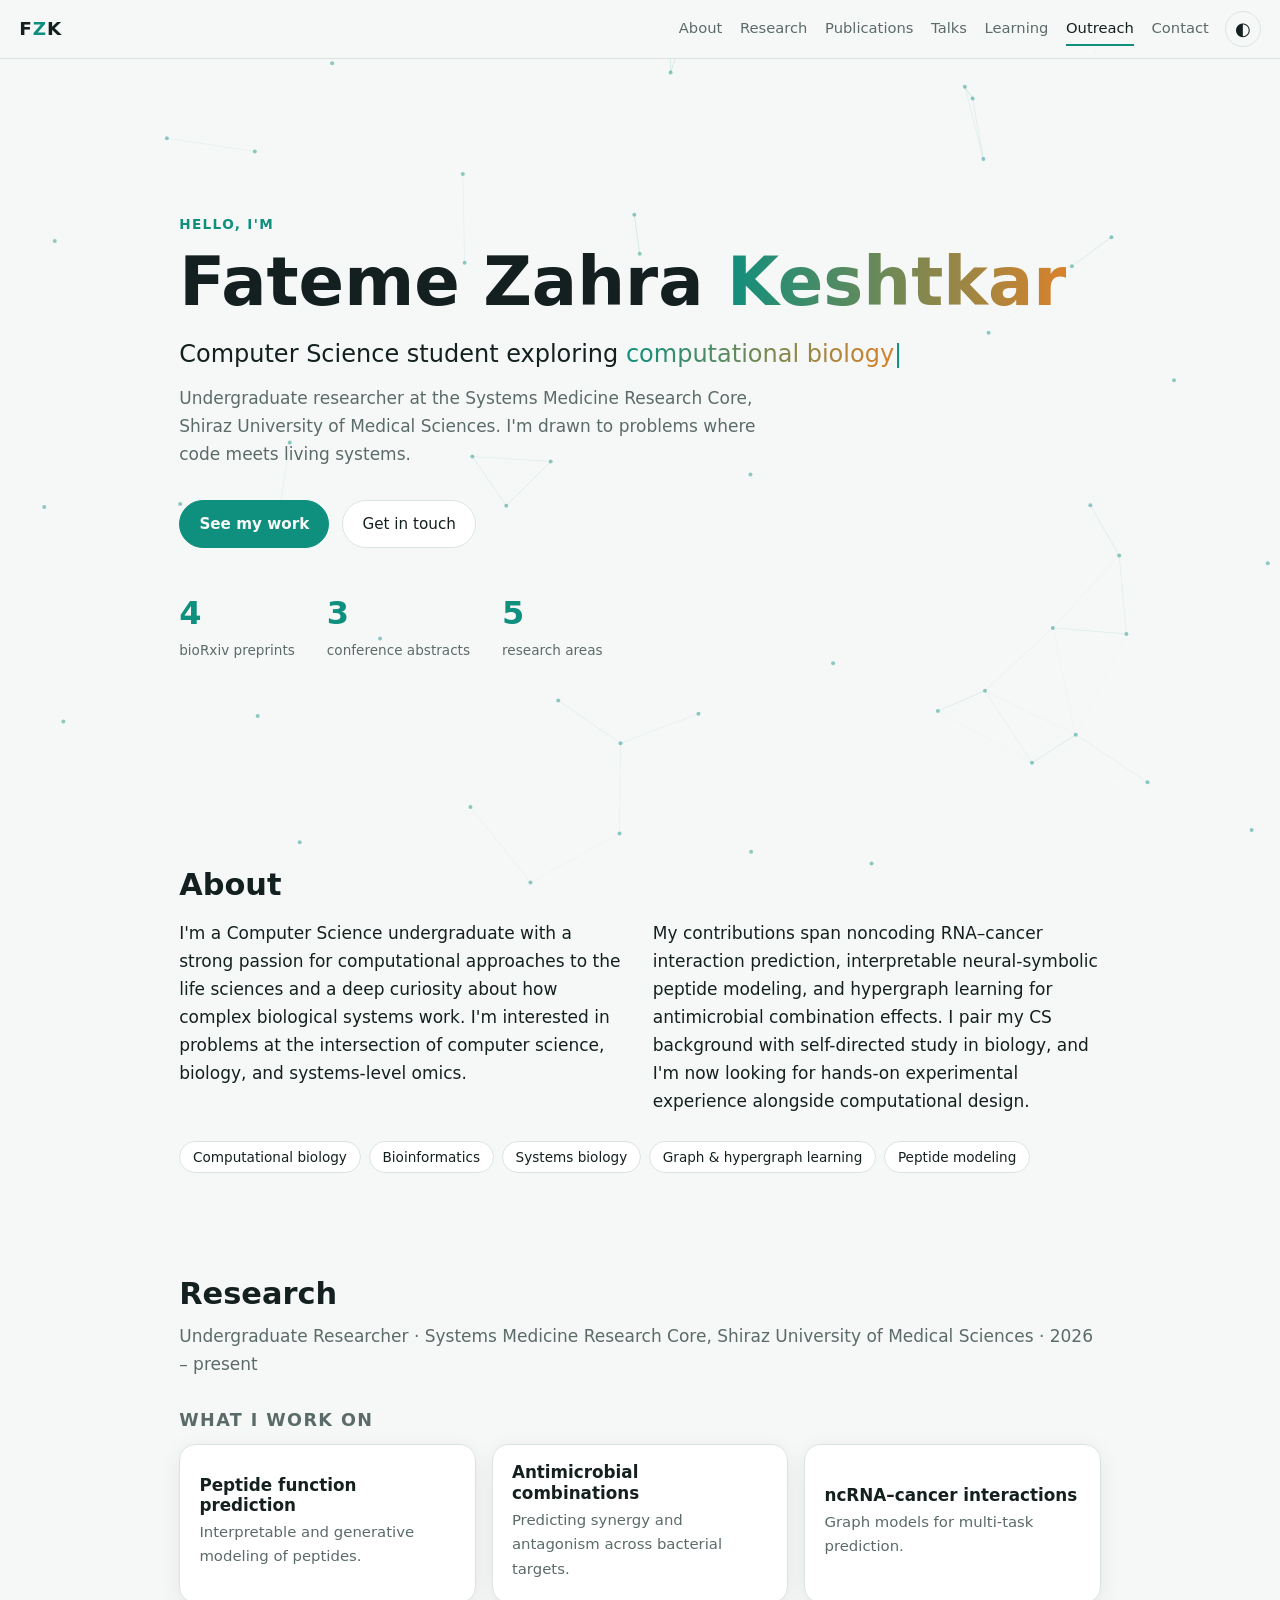
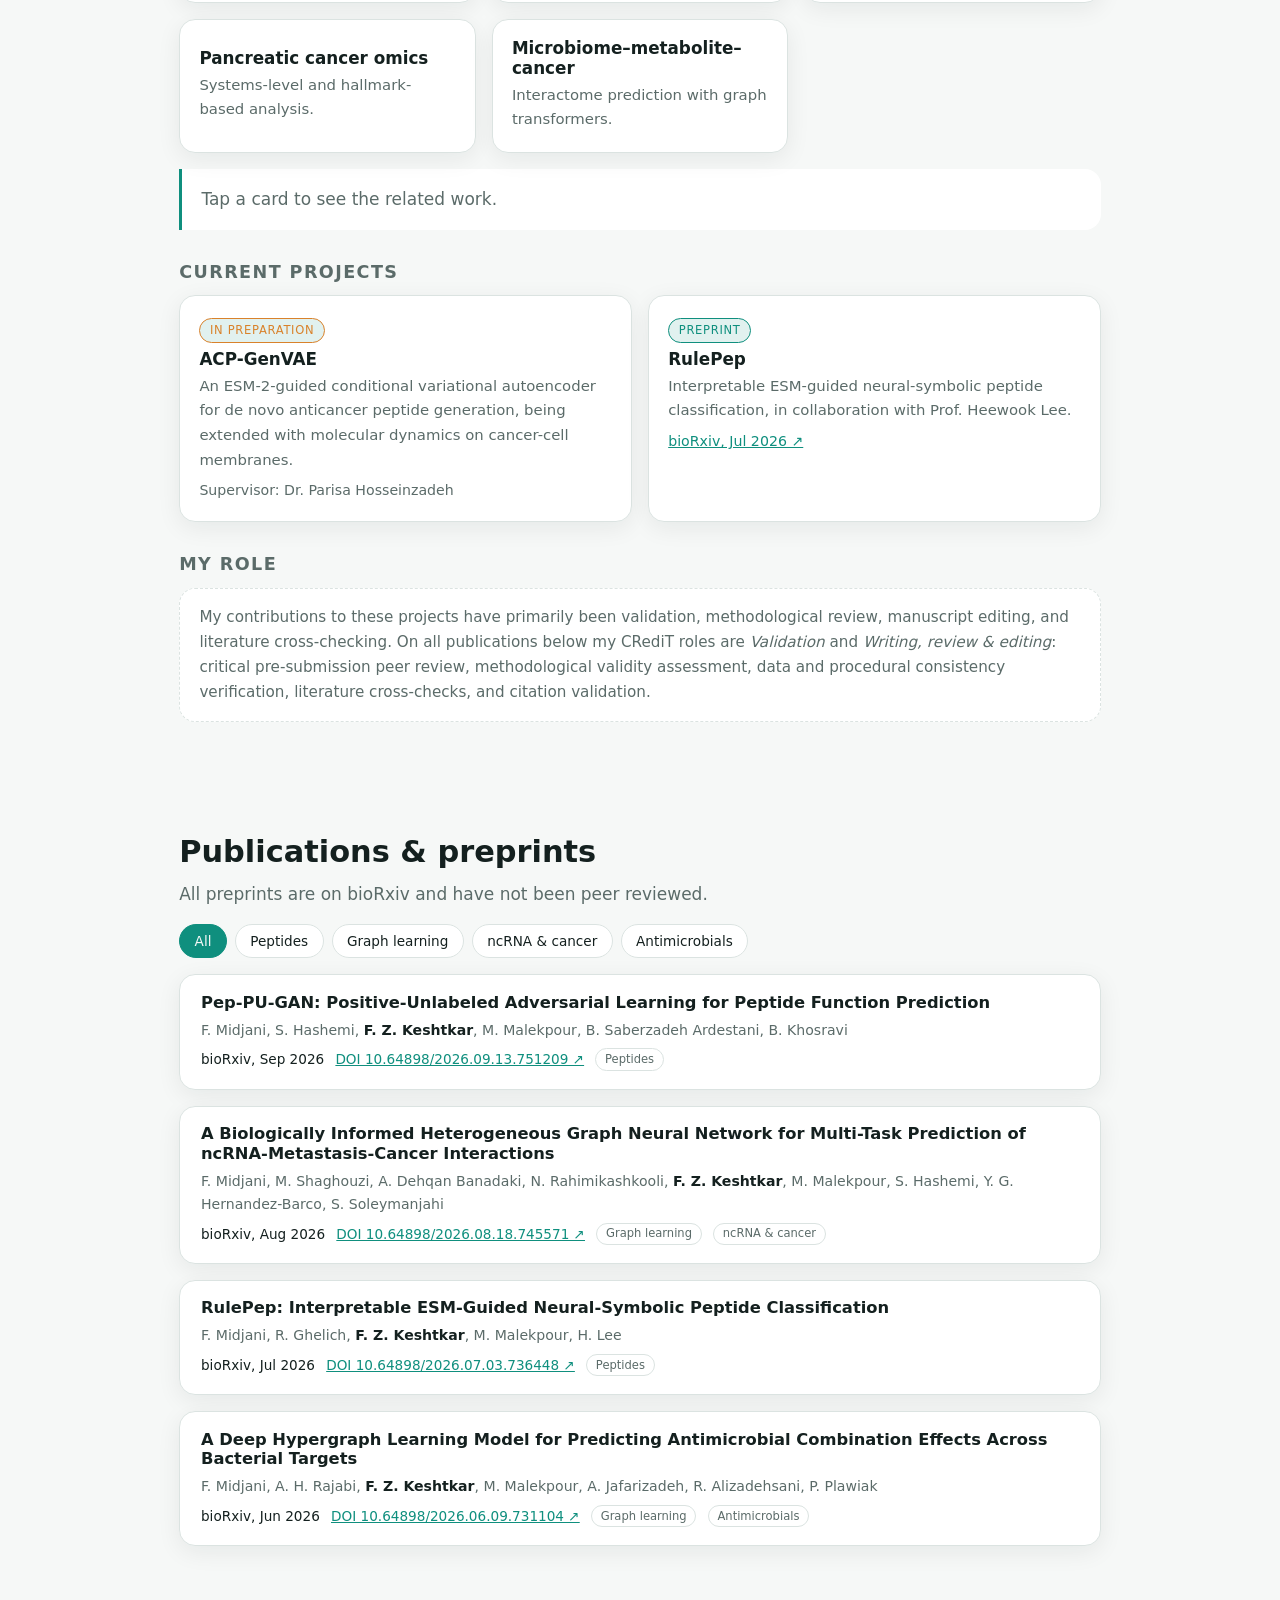
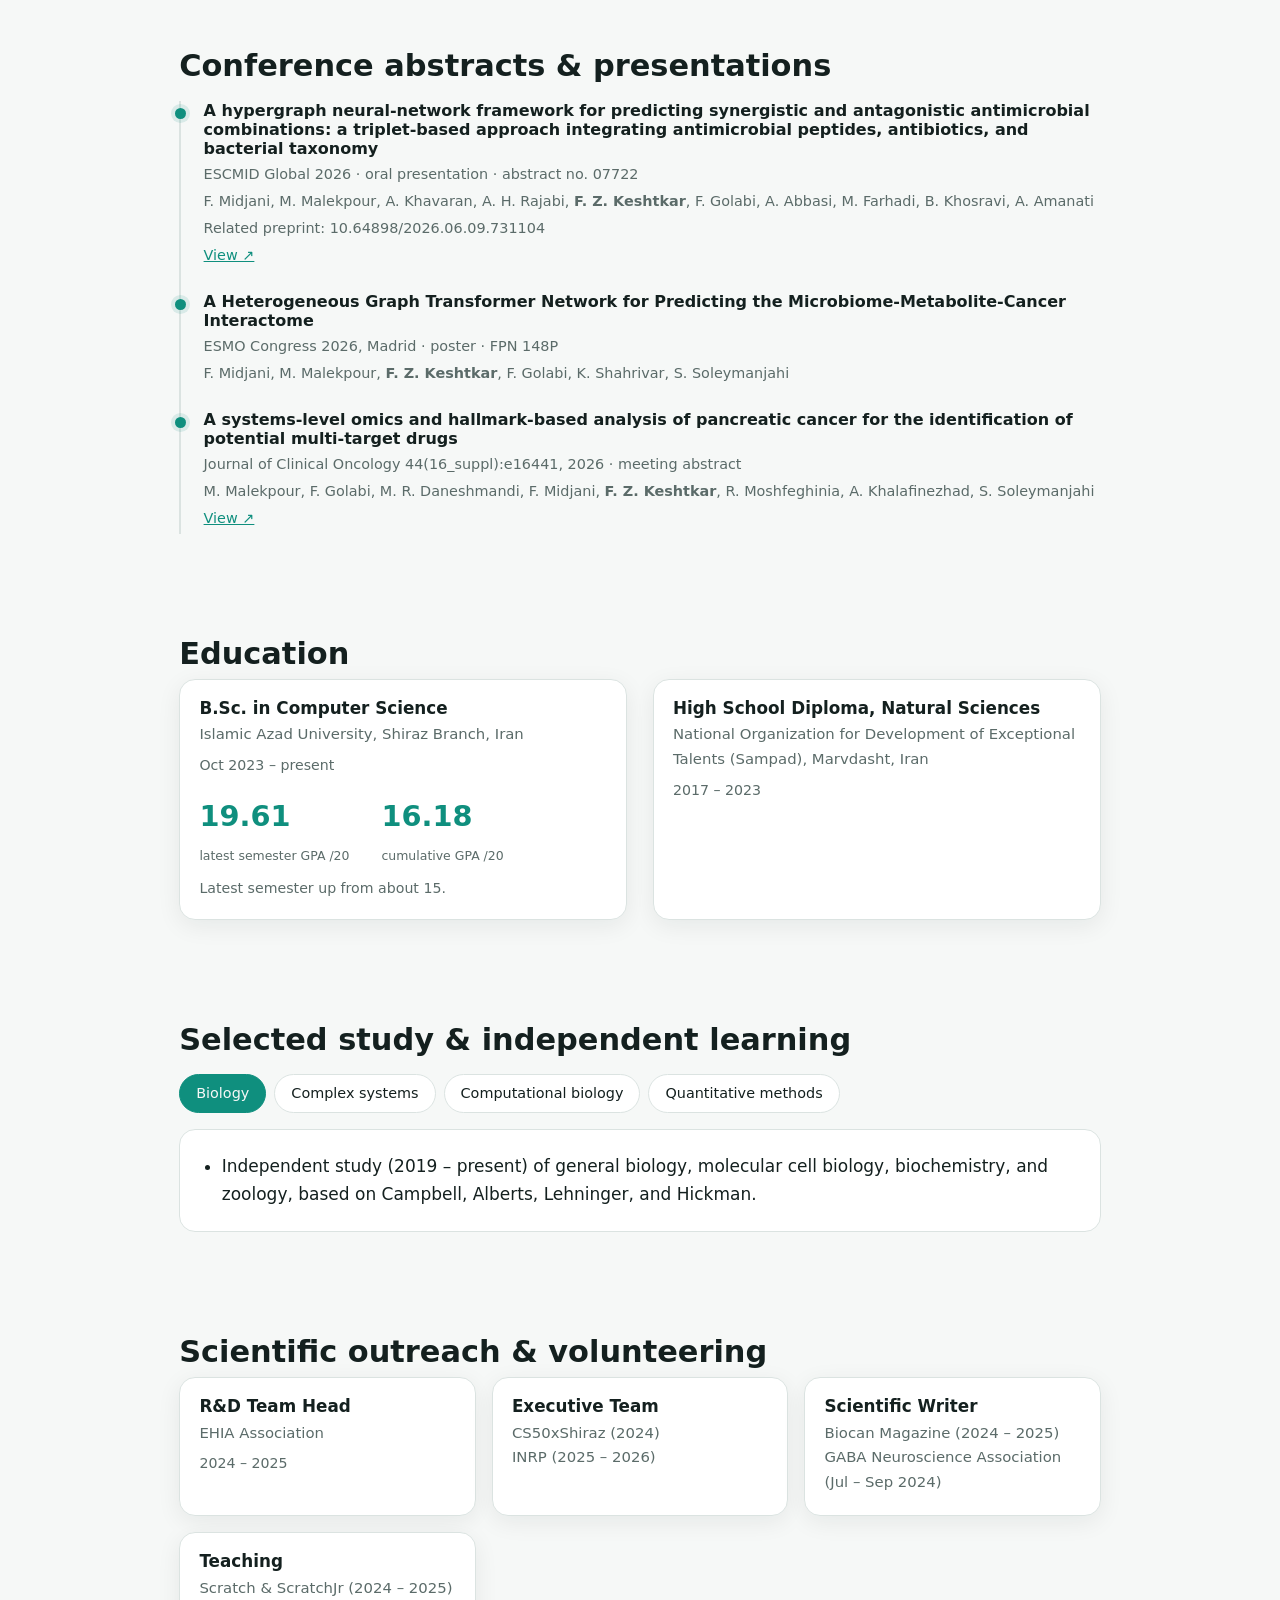
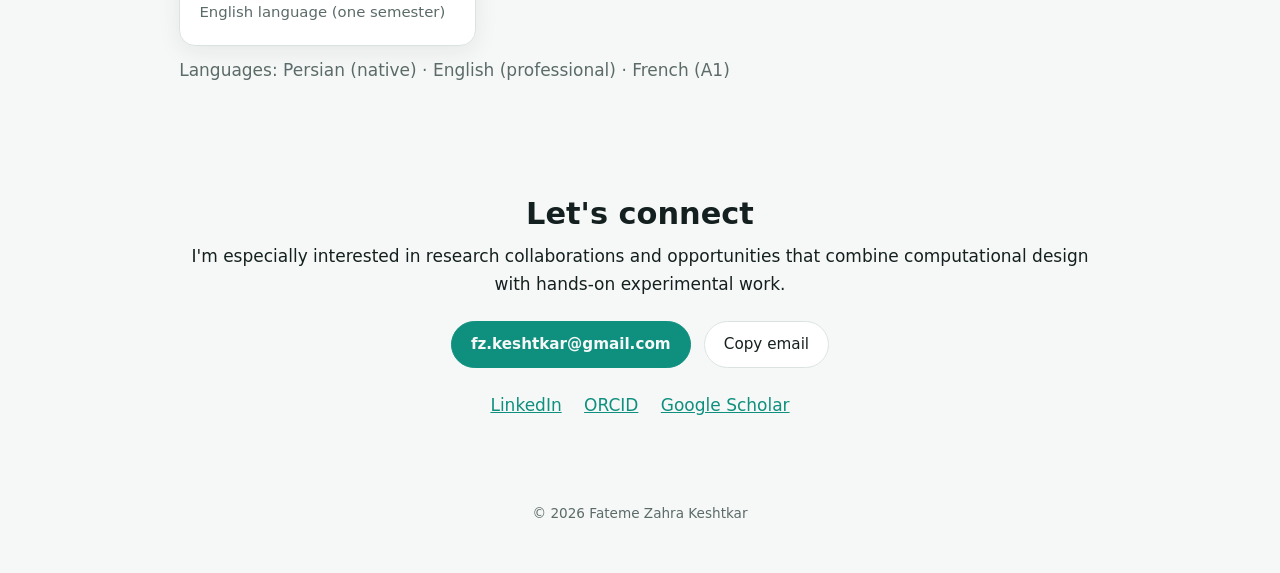
<file: index.html>
<!doctype html>
<html lang="en">
<head>
<meta charset="utf-8">
<meta name="viewport" content="width=device-width, initial-scale=1">
<title>Fateme Zahra Keshtkar · Computer Science & Computational Biology</title>
<meta name="description" content="Computer Science undergraduate researcher working at the intersection of computational biology, graph learning, and systems-level omics.">
<meta name="theme-color" content="#0f1b1e">
<link rel="stylesheet" href="style.css">
</head>
<body>
<canvas id="net" aria-hidden="true"></canvas>

<header class="nav">
  <a href="#top" class="brand">F<span>Z</span>K</a>
  <nav id="menu">
    <a href="#about">About</a>
    <a href="#research">Research</a>
    <a href="#publications">Publications</a>
    <a href="#talks">Talks</a>
    <a href="#learning">Learning</a>
    <a href="#outreach">Outreach</a>
    <a href="#contact">Contact</a>
  </nav>
  <button id="theme" class="icon-btn" aria-label="Toggle light/dark theme" title="Toggle theme">◐</button>
</header>

<main id="top">
  <!-- HERO -->
  <section class="hero">
    <p class="eyebrow">Hello, I'm</p>
    <h1>Fateme Zahra <span class="grad">Keshtkar</span></h1>
    <p class="lead">Computer Science student exploring <span id="typed" class="grad"></span><span class="caret">|</span></p>
    <p class="sub">Undergraduate researcher at the Systems Medicine Research Core, Shiraz University of Medical Sciences. I'm drawn to problems where code meets living systems.</p>
    <div class="cta">
      <a class="btn primary" href="#publications">See my work</a>
      <a class="btn" href="#contact">Get in touch</a>
    </div>
    <ul class="stats">
      <li><b data-count="4">0</b><span>bioRxiv preprints</span></li>
      <li><b data-count="3">0</b><span>conference abstracts</span></li>
      <li><b data-count="5">0</b><span>research areas</span></li>
    </ul>
  </section>

  <!-- ABOUT -->
  <section id="about" class="reveal">
    <h2>About</h2>
    <div class="grid two">
      <p>I'm a Computer Science undergraduate with a strong passion for computational approaches to the life sciences and a deep curiosity about how complex biological systems work. I'm interested in problems at the intersection of computer science, biology, and systems-level omics.</p>
      <p>My contributions span noncoding RNA–cancer interaction prediction, interpretable neural-symbolic peptide modeling, and hypergraph learning for antimicrobial combination effects. I pair my CS background with self-directed study in biology, and I'm now looking for hands-on experimental experience alongside computational design.</p>
    </div>
    <div class="chips">
      <span class="chip">Computational biology</span><span class="chip">Bioinformatics</span><span class="chip">Systems biology</span><span class="chip">Graph &amp; hypergraph learning</span><span class="chip">Peptide modeling</span>
    </div>
  </section>

  <!-- RESEARCH -->
  <section id="research" class="reveal">
    <h2>Research</h2>
    <p class="muted">Undergraduate Researcher · Systems Medicine Research Core, Shiraz University of Medical Sciences · 2026 – present</p>

    <h3>What I work on</h3>
    <div class="cards" id="areas">
      <button class="card flip" data-k="peptide"><h4>Peptide function prediction</h4><p>Interpretable and generative modeling of peptides.</p></button>
      <button class="card flip" data-k="amr"><h4>Antimicrobial combinations</h4><p>Predicting synergy and antagonism across bacterial targets.</p></button>
      <button class="card flip" data-k="ncrna"><h4>ncRNA–cancer interactions</h4><p>Graph models for multi-task prediction.</p></button>
      <button class="card flip" data-k="panc"><h4>Pancreatic cancer omics</h4><p>Systems-level and hallmark-based analysis.</p></button>
      <button class="card flip" data-k="micro"><h4>Microbiome–metabolite–cancer</h4><p>Interactome prediction with graph transformers.</p></button>
    </div>
    <div id="area-detail" class="detail" aria-live="polite">Tap a card to see the related work.</div>

    <h3>Current projects</h3>
    <div class="cards two-col">
      <article class="card static">
        <span class="badge">In preparation</span>
        <h4>ACP-GenVAE</h4>
        <p>An ESM-2-guided conditional variational autoencoder for de novo anticancer peptide generation, being extended with molecular dynamics on cancer-cell membranes.</p>
        <small>Supervisor: Dr. Parisa Hosseinzadeh</small>
      </article>
      <article class="card static">
        <span class="badge ok">Preprint</span>
        <h4>RulePep</h4>
        <p>Interpretable ESM-guided neural-symbolic peptide classification, in collaboration with Prof. Heewook Lee.</p>
        <small><a href="https://doi.org/10.64898/2026.07.03.736448" target="_blank" rel="noopener">bioRxiv, Jul 2026 ↗</a></small>
      </article>
    </div>

    <h3>My role</h3>
    <p class="note">My contributions to these projects have primarily been validation, methodological review, manuscript editing, and literature cross-checking. On all publications below my CRediT roles are <em>Validation</em> and <em>Writing, review &amp; editing</em>: critical pre-submission peer review, methodological validity assessment, data and procedural consistency verification, literature cross-checks, and citation validation.</p>
  </section>

  <!-- PUBLICATIONS -->
  <section id="publications" class="reveal">
    <h2>Publications &amp; preprints</h2>
    <p class="muted">All preprints are on bioRxiv and have not been peer reviewed.</p>
    <div class="filters" id="filters" role="group" aria-label="Filter publications"></div>
    <ol class="pubs" id="pubs"></ol>
  </section>

  <!-- TALKS -->
  <section id="talks" class="reveal">
    <h2>Conference abstracts &amp; presentations</h2>
    <div class="timeline" id="talklist"></div>
  </section>

  <!-- EDUCATION -->
  <section id="education" class="reveal">
    <h2>Education</h2>
    <div class="grid two">
      <article class="card static">
        <h4>B.Sc. in Computer Science</h4>
        <p>Islamic Azad University, Shiraz Branch, Iran</p>
        <small>Oct 2023 – present</small>
        <div class="gpa">
          <div><b>19.61</b><span>latest semester GPA /20</span></div>
          <div><b>16.18</b><span>cumulative GPA /20</span></div>
        </div>
        <small>Latest semester up from about 15.</small>
      </article>
      <article class="card static">
        <h4>High School Diploma, Natural Sciences</h4>
        <p>National Organization for Development of Exceptional Talents (Sampad), Marvdasht, Iran</p>
        <small>2017 – 2023</small>
      </article>
    </div>
  </section>

  <!-- LEARNING -->
  <section id="learning" class="reveal">
    <h2>Selected study &amp; independent learning</h2>
    <div class="tabs" role="tablist" id="tabs"></div>
    <div class="tabpanel" id="tabpanel" role="tabpanel"></div>
  </section>

  <!-- OUTREACH -->
  <section id="outreach" class="reveal">
    <h2>Scientific outreach &amp; volunteering</h2>
    <div class="cards">
      <article class="card static"><h4>R&amp;D Team Head</h4><p>EHIA Association</p><small>2024 – 2025</small></article>
      <article class="card static"><h4>Executive Team</h4><p>CS50xShiraz (2024)<br>INRP (2025 – 2026)</p></article>
      <article class="card static"><h4>Scientific Writer</h4><p>Biocan Magazine (2024 – 2025)<br>GABA Neuroscience Association (Jul – Sep 2024)</p></article>
      <article class="card static"><h4>Teaching</h4><p>Scratch &amp; ScratchJr (2024 – 2025)<br>English language (one semester)</p></article>
    </div>
    <p class="muted">Languages: Persian (native) · English (professional) · French (A1)</p>
  </section>

  <!-- CONTACT -->
  <section id="contact" class="reveal contact">
    <h2>Let's connect</h2>
    <p>I'm especially interested in research collaborations and opportunities that combine computational design with hands-on experimental work.</p>
    <div class="cta">
      <a class="btn primary" href="mailto:fz.keshtkar@gmail.com">fz.keshtkar@gmail.com</a>
      <button class="btn" id="copy">Copy email</button>
    </div>
    <div class="links">
      <!-- TODO: replace the three # links with your real profile URLs -->
      <a href="#" id="lnk-linkedin" target="_blank" rel="noopener">LinkedIn</a>
      <a href="#" id="lnk-orcid" target="_blank" rel="noopener">ORCID</a>
      <a href="#" id="lnk-scholar" target="_blank" rel="noopener">Google Scholar</a>
    </div>
  </section>
</main>

<footer>© <span id="yr"></span> Fateme Zahra Keshtkar</footer>
<script src="script.js"></script>
</body>
</html>
</file>
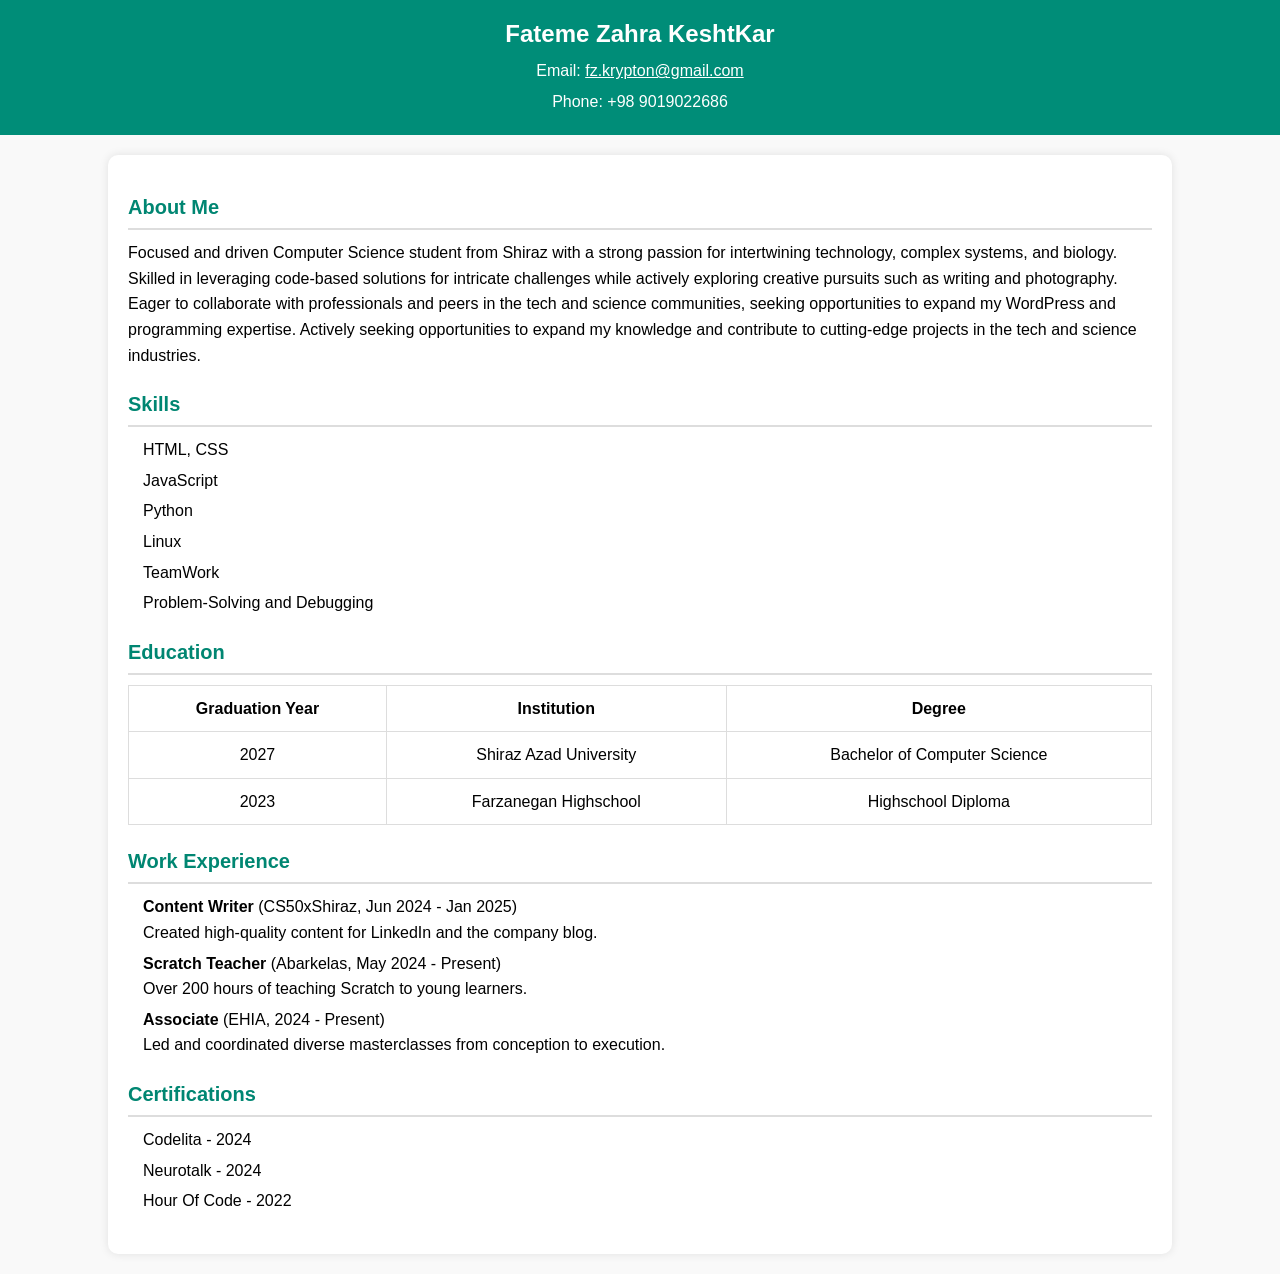
<file: old-resume/index.html>
<!doctype html>
<html lang="en">

<head>
    <meta charset="UTF-8" />
    <meta name="viewport" content="width=device-width, initial-scale=1.0" />
    <title>Bamdad's Resume</title>
    <style>
        body {
            font-family: "Arial", sans-serif;
            line-height: 1.6;
            margin: 0;
      
            padding: 0;
            background-color: #f9f9f9;
        }

        header {
            background-color: #008d78;
            color: white;
            padding: 15px;
            text-align: center;
        }

        header h1 {
            margin: 0;
            font-size: 24px;
        }

        header p {
            margin: 5px 0;
        }

        .container {
            width: 80%;
            margin: 20px auto;
            background: white;
            padding: 20px;
            border-radius: 10px;
            box-shadow: 0 0 10px rgba(0, 0, 0, 0.1);
        }

        .section {
            margin-bottom: 20px;
        }

        .section h2 {
            color: #008672;
            text-align: justify;
            font-size: 20px;
            margin-bottom: 10px;
            border-bottom: 2px solid #ddd;
            padding-bottom: 5px;
        }
        .section p,
        .section ul,
        .section table {
            margin: 0;
            padding: 0;
        }

        .section ul {
            list-style: none;
            padding-left: 15px;
        }

        .section ul li {
            margin-bottom: 5px;
        }

        table {
            width: 100%;
            border-collapse: collapse;
        }

        table th,
        table td {
            padding: 10px;
            text-align: center;
            border: 1px solid #ddd;
        }
    </style>
</head>

<body>
    <header>
        <h1>Fateme Zahra KeshtKar</h1>
        <p>
            Email:
            <a href="mailto:fz.krypton@gmail.com" style="color: white; text-decoration: underline">fz.krypton@gmail.com</a>
        </p>
        <p>Phone: +98 9019022686</p>
    </header>
    <div class="container">
        <div class="section">
        <h2>About Me</h2>
            <p>
            Focused and driven Computer Science student from Shiraz with a strong passion for intertwining technology, complex systems, and biology. Skilled in leveraging code-based solutions for intricate challenges while actively exploring creative pursuits such as writing and photography. Eager to collaborate with professionals and peers in the tech and science communities, seeking opportunities to expand my WordPress and programming expertise. Actively seeking opportunities to expand my knowledge and contribute to cutting-edge projects in the tech and science industries.
            </p>
        </div>
        <div class="section">
            <h2>Skills</h2>
            <ul>
                <li>HTML, CSS</li>
                <li>JavaScript</li>
                <li>Python</li>
                <li>Linux</li>
                <li>TeamWork</li>
                <li>Problem-Solving and Debugging</li>
            </ul>
        </div>
        <div class="section">
            <h2>Education</h2>
            <table>
                <tr>
                    <th>Graduation Year</th>
                    <th>Institution</th>
                    <th>Degree</th>
                </tr>
                <tr>
                    <td>2027</td>
                    <td> Shiraz Azad University</td>
                    <td>Bachelor of Computer Science</td>
                </tr>
                <tr>
                    <td>2023</td>
                    <td>Farzanegan Highschool</td>
                    <td>Highschool Diploma</td>
                </tr>
            </table>
        </div>
        <div class="section">
            <h2>Work Experience</h2>
            <ul>
                <li>
                    <strong>Content Writer</strong> (CS50xShiraz, Jun 2024 - Jan 2025)
                    <p>
                    Created high-quality content for LinkedIn and the company blog.
                    </p>
                </li>
                <li>
                    <strong>Scratch Teacher</strong> (Abarkelas, May 2024 - Present)
                    <p>Over 200 hours of teaching Scratch to young learners.</p>
                </li>
                <li>
                    <strong>Associate</strong> (EHIA, 2024 - Present)
                    <p>
                    Led and coordinated diverse masterclasses from conception to execution.
                    </p>
                </li>
            </ul>
        </div>
        <div class="section">
            <h2>Certifications</h2>
            <ul>
                <li>Codelita - 2024</li>
                <li>Neurotalk - 2024</li>
                <li>Hour Of Code - 2022</li>
            </ul>
        </div>
    </div>
</body>

</html>
</file>
<file: style.css>
:root{
  --bg:#f6f8f7; --surface:#ffffff; --ink:#14201f; --muted:#5b6b69; --line:#dbe3e1;
  --a:#0f8f7e; --b:#d9822b; --glow:rgba(15,143,126,.12);
  --r:16px; --shadow:0 6px 24px rgba(20,32,31,.07);
}
[data-theme="dark"]{
  --bg:#0f1b1e; --surface:#16272b; --ink:#e8f1ef; --muted:#92a8a5; --line:#24393d;
  --a:#3ddbc0; --b:#ffb066; --glow:rgba(61,219,192,.10);
  --shadow:0 6px 24px rgba(0,0,0,.35);
}
*{box-sizing:border-box}
html{scroll-behavior:smooth;scroll-padding-top:70px}
body{margin:0;background:var(--bg);color:var(--ink);font:17px/1.65 system-ui,-apple-system,"Segoe UI",Roboto,sans-serif;transition:background .3s,color .3s}
#net{position:fixed;inset:0;width:100%;height:100%;z-index:0;pointer-events:none}
main,.nav,footer{position:relative;z-index:1}
a{color:var(--a)}
h1,h2,h3,h4{line-height:1.2;margin:0}
h2{font-size:1.9rem;margin-bottom:.4rem}
h3{font-size:1.1rem;margin:2rem 0 .8rem;color:var(--muted);text-transform:uppercase;letter-spacing:.08em}
h4{font-size:1.05rem;margin-bottom:.3rem}
p{margin:.6rem 0}
.muted{color:var(--muted)}
small{color:var(--muted)}
.grad{background:linear-gradient(90deg,var(--a),var(--b));-webkit-background-clip:text;background-clip:text;color:transparent}

.nav{position:sticky;top:0;display:flex;align-items:center;gap:1rem;padding:.7rem 1.2rem;background:color-mix(in srgb,var(--bg) 82%,transparent);backdrop-filter:blur(10px);border-bottom:1px solid var(--line)}
.brand{font-weight:800;letter-spacing:.05em;text-decoration:none;color:var(--ink);font-size:1.15rem}
.brand span{color:var(--a)}
.nav nav{display:flex;gap:1.1rem;margin-left:auto;overflow-x:auto;white-space:nowrap}
.nav nav a{color:var(--muted);text-decoration:none;font-size:.92rem;padding:.2rem 0;border-bottom:2px solid transparent}
.nav nav a:hover,.nav nav a.active{color:var(--ink);border-color:var(--a)}
.icon-btn{background:none;border:1px solid var(--line);color:var(--ink);border-radius:50%;width:36px;height:36px;font-size:1.1rem;cursor:pointer;flex:none}
.icon-btn:hover{border-color:var(--a)}

main{max-width:960px;margin:0 auto;padding:0 1.2rem}
section{padding:3.2rem 0}
.hero{min-height:84vh;display:flex;flex-direction:column;justify-content:center}
.eyebrow{color:var(--a);font-weight:600;letter-spacing:.1em;text-transform:uppercase;font-size:.85rem;margin:0}
.hero h1{font-size:clamp(2.4rem,7vw,4.2rem);margin:.4rem 0 .8rem}
.lead{font-size:clamp(1.15rem,2.6vw,1.5rem);margin:0}
.caret{animation:blink 1s steps(1) infinite;color:var(--a)}
@keyframes blink{50%{opacity:0}}
.sub{max-width:620px;color:var(--muted)}
.cta{display:flex;gap:.8rem;flex-wrap:wrap;margin-top:1.4rem}
.btn{display:inline-block;padding:.65rem 1.2rem;border-radius:999px;border:1px solid var(--line);background:var(--surface);color:var(--ink);text-decoration:none;font:inherit;font-size:.95rem;cursor:pointer;transition:transform .15s,border-color .15s}
.btn:hover{transform:translateY(-2px);border-color:var(--a)}
.btn.primary{background:var(--a);color:var(--bg);border-color:var(--a);font-weight:600}
.stats{display:flex;gap:2rem;list-style:none;padding:0;margin:2.4rem 0 0;flex-wrap:wrap}
.stats li{display:flex;flex-direction:column}
.stats b{font-size:2rem;color:var(--a)}
.stats span{color:var(--muted);font-size:.85rem}

.grid.two{display:grid;grid-template-columns:1fr 1fr;gap:1.6rem}
.chips{display:flex;flex-wrap:wrap;gap:.5rem;margin-top:1rem}
.chip{border:1px solid var(--line);background:var(--surface);padding:.25rem .8rem;border-radius:999px;font-size:.85rem}

.cards{display:grid;grid-template-columns:repeat(auto-fit,minmax(220px,1fr));gap:1rem}
.cards.two-col{grid-template-columns:repeat(auto-fit,minmax(300px,1fr))}
.card{background:var(--surface);border:1px solid var(--line);border-radius:var(--r);padding:1.1rem 1.2rem;text-align:left;font:inherit;color:inherit;box-shadow:var(--shadow)}
.card p{color:var(--muted);font-size:.93rem;margin:.2rem 0}
button.card{cursor:pointer;transition:transform .15s,border-color .15s,box-shadow .15s}
button.card:hover,button.card.on{transform:translateY(-3px);border-color:var(--a);box-shadow:0 8px 28px var(--glow)}
button.card.on{outline:2px solid var(--a)}
.detail{margin-top:1rem;padding:1rem 1.2rem;border-left:3px solid var(--a);background:var(--surface);border-radius:0 var(--r) var(--r) 0;color:var(--muted)}
.detail a{font-weight:500}
.badge{display:inline-block;font-size:.72rem;text-transform:uppercase;letter-spacing:.06em;background:var(--glow);color:var(--b);padding:.1rem .6rem;border-radius:999px;margin-bottom:.4rem;border:1px solid var(--b)}
.badge.ok{color:var(--a);border-color:var(--a)}
.note{background:var(--surface);border:1px dashed var(--line);border-radius:var(--r);padding:1rem 1.2rem;color:var(--muted);font-size:.95rem}

.filters{display:flex;flex-wrap:wrap;gap:.5rem;margin:1rem 0}
.filters button{border:1px solid var(--line);background:var(--surface);color:var(--ink);padding:.3rem .9rem;border-radius:999px;cursor:pointer;font:inherit;font-size:.85rem}
.filters button.on{background:var(--a);color:var(--bg);border-color:var(--a)}
.pubs{list-style:none;padding:0;margin:0;display:grid;gap:1rem}
.pub{background:var(--surface);border:1px solid var(--line);border-radius:var(--r);padding:1.1rem 1.3rem;box-shadow:var(--shadow);transition:opacity .25s,transform .25s}
.pub.hide{display:none}
.pub h4{font-size:1.02rem}
.pub .auth{color:var(--muted);font-size:.88rem;margin:.4rem 0}
.pub .auth b{color:var(--ink)}
.pub .meta{display:flex;gap:.7rem;flex-wrap:wrap;align-items:center;font-size:.85rem}
.tag{font-size:.72rem;border:1px solid var(--line);border-radius:999px;padding:.05rem .55rem;color:var(--muted)}

.timeline{border-left:2px solid var(--line);padding-left:1.4rem;display:grid;gap:1.3rem;margin-top:1rem}
.tl{position:relative}
.tl::before{content:"";position:absolute;left:-1.78rem;top:.45rem;width:11px;height:11px;border-radius:50%;background:var(--a);box-shadow:0 0 0 4px var(--glow)}
.tl h4{font-size:1rem}
.tl p{margin:.2rem 0;font-size:.9rem;color:var(--muted)}

.gpa{display:flex;gap:2rem;margin:.9rem 0 .3rem}
.gpa b{display:block;font-size:1.8rem;color:var(--a)}
.gpa span{font-size:.78rem;color:var(--muted)}

.tabs{display:flex;flex-wrap:wrap;gap:.5rem;margin:1rem 0}
.tabs button{border:1px solid var(--line);background:var(--surface);color:var(--ink);padding:.4rem 1rem;border-radius:999px;cursor:pointer;font:inherit;font-size:.9rem}
.tabs button[aria-selected="true"]{background:var(--a);color:var(--bg);border-color:var(--a)}
.tabpanel{background:var(--surface);border:1px solid var(--line);border-radius:var(--r);padding:1.1rem 1.4rem}
.tabpanel ul{margin:.3rem 0;padding-left:1.2rem}
.tabpanel li{margin:.3rem 0}

.contact{text-align:center}
.contact .cta{justify-content:center}
.links{display:flex;justify-content:center;gap:1.4rem;margin-top:1.4rem;flex-wrap:wrap}
footer{text-align:center;color:var(--muted);padding:2rem 1rem 3rem;font-size:.85rem}

.reveal{opacity:0;transform:translateY(18px);transition:opacity .7s,transform .7s}
.reveal.in{opacity:1;transform:none}

@media(max-width:720px){
  .grid.two{grid-template-columns:1fr}
  .nav nav{gap:.8rem}
  .brand{display:none}
}
@media(prefers-reduced-motion:reduce){
  html{scroll-behavior:auto}
  .reveal{opacity:1;transform:none;transition:none}
  .caret{animation:none}
}
</file>
